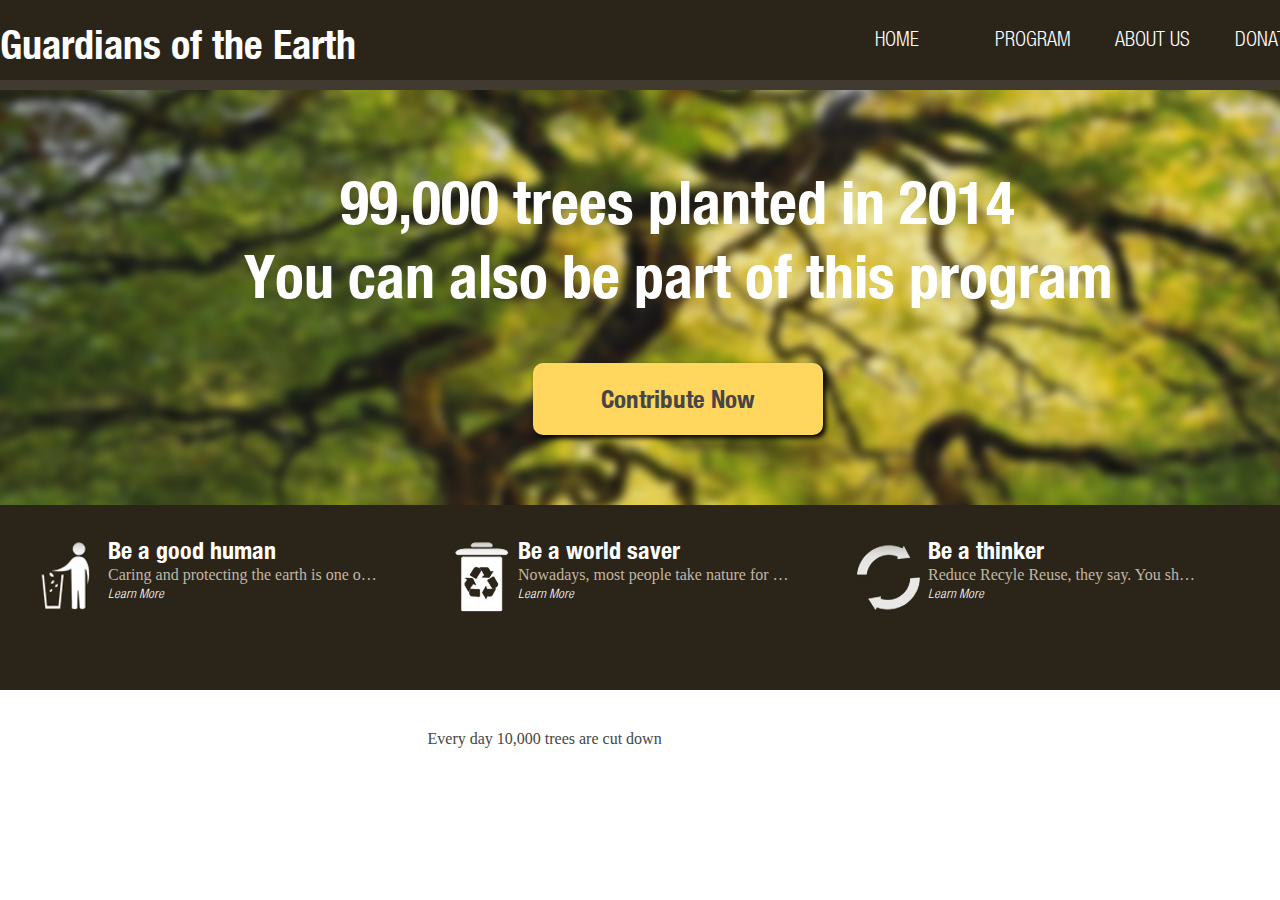
<file: GuardiansOfEarth/index.html>
<!DOCTYPE html>
<html>
	<head>
		<meta charset="utf-8">
		<title>Guardians of the Earth</title>
		<link rel="stylesheet" type="text/css" href="css/styles.css">
	</head>
	<body id="home">
		<header>
			<div class="container">
				<div id="title-content">Guardians of the Earth</div>
				<nav>
					<ul>
						<li><a href="index.html">HOME</a></li>
						<li><a href="program.html">PROGRAM</a></li>
						<li><a href="about.html">ABOUT US</a></li>
						<li><a href="donate.html">DONATE</a></li>
					</ul>
				</nav>
			</div>
		</header>
		<section>
			<div class="container">
				<div id="home-content">
					<h1>99,000 trees planted in 2014</h1>
					<h3>You can also be part of this program</h3>
					<div id="contribute-btn">
						<a href="donate.html">Contribute Now</a>
					</div>
				</div>
			</div>
			<div id="sub-content">
				<div class="container">
					<div class="sub-div">
						<img src="images/env-icon1.png">
						<div class="sub-description">
							<h2>Be a good human</h2>
							<p>
								Caring and protecting the earth is one of the responsibilities we humans should partake. After all, it is where we live in every day.
							</p>
							<a href="#">Learn More</a>
						</div>
					</div>
					<div class="sub-div">
						<img src="images/env-icon2.png">
						<div class="sub-description">
							<h2>Be a world saver</h2>
							<p>
								Nowadays, most people take nature for granted. That should not be the case. Step up and be a good example on how you could save the world through simple ways.
							</p>
							<a href="#">Learn More</a>
						</div>
					</div>
					<div class="sub-div">
						<img src="images/env-icon3.png">
						<div class="sub-description">
							<h2>Be a thinker</h2>
							<p>
								Reduce Recyle Reuse, they say. You  should come up with ways on
								how you can inform people on ways they can help take care of the environment.
							</p>
							<a href="#">Learn More</a>
						</div>
					</div>
				</div>
			</div>
		</section>
		<footer>
			<div class="container">
				<p>Every day 10,000 trees are cut down</p>
			</div>
		</footer>
	</body>
</html>
</file>
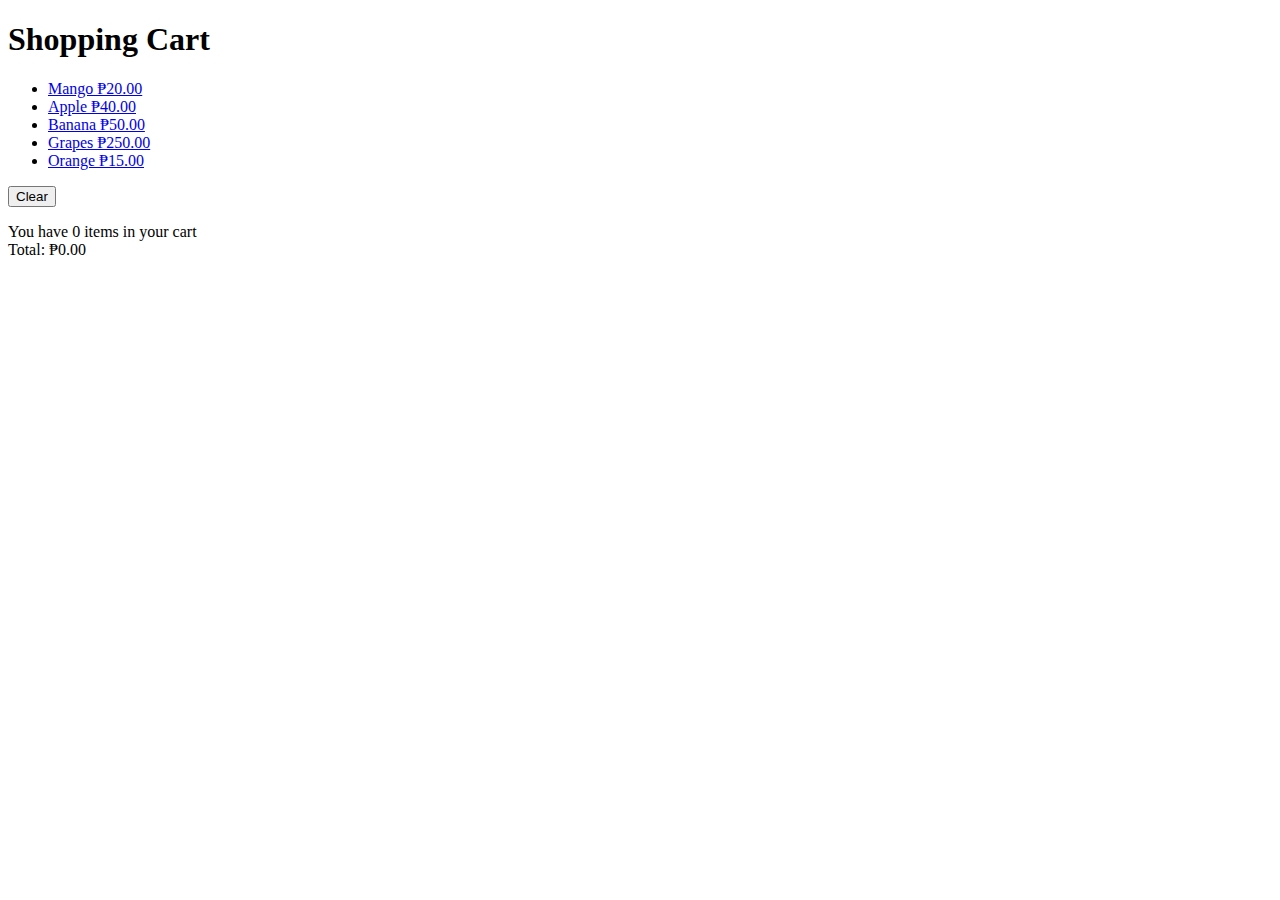
<file: Kodego Cart/index.html>
<!doctype html>
<html>
    <head>
        <title></title>
        <script src="http://code.jquery.com/jquery-1.11.3.min.js"></script>
    </head>
    <body>
        <h1>Shopping Cart</h1>

        <div>
            <ul>
                <li><a class="add-to-cart" href="#" data-name="Mango" data-price="20.00">Mango ₱20.00</a></li>
                <li><a class="add-to-cart" href="#" data-name="Apple" data-price="40.00">Apple ₱40.00</a></li>
                <li><a class="add-to-cart" href="#" data-name="Banana" data-price="50.00">Banana ₱50.00</a></li>
                <li><a class="add-to-cart" href="#" data-name="Grapes" data-price="250.00">Grapes ₱250.00</a></li>
                <li><a class="add-to-cart" href="#" data-name="Orange" data-price="25.00">Orange ₱15.00</a></li>
            </ul>
            <button id="clear-cart">Clear</button>
        </div>
        
        <div>
            <ul id="show-cart">
                <li>?????</li>
            </ul>
            <div>You have <span id="count-cart">x</span> items in your cart</div>
            <div>Total: ₱<span id="total-cart"></span></div>
        </div>



        <script src="shoppingCart.js"></script>

        <script>

            $(".add-to-cart").click(function(event){
                event.preventDefault();
                var name = $(this).attr("data-name");
                var price = Number($(this).attr("data-price"));

                shoppingCart.addItemToCart(name, price, 1);
                displayCart();
            });

            $("#clear-cart").click(function(event){
                shoppingCart.clearCart();
                displayCart();
            });

            function displayCart() {
                var cartArray = shoppingCart.listCart();
                console.log(cartArray);
                var output = "";

                for (var i in cartArray) {
                    output += "<li>"
                        +cartArray[i].name
                        +" <input class='item-count' type='number' data-name='"
                        +cartArray[i].name
                        +"' value='"+cartArray[i].count+"' >"
                        +" x "+cartArray[i].price
                        +" = "+cartArray[i].total
                        +" <button class='plus-item' data-name='"
                        +cartArray[i].name+"'>+</button>"
                        +" <button class='subtract-item' data-name='"
                        +cartArray[i].name+"'>-</button>"
                        +" <button class='delete-item' data-name='"
                        +cartArray[i].name+"'>remove</button>"
                        +"</li>";
                }

                $("#show-cart").html(output);
                $("#count-cart").html( shoppingCart.countCart() );
                $("#total-cart").html( shoppingCart.totalCart() );
            }

            $("#show-cart").on("click", ".delete-item", function(event){
                var name = $(this).attr("data-name");
                shoppingCart.removeItemFromCartAll(name);
                displayCart();
            });

            $("#show-cart").on("click", ".subtract-item", function(event){
                var name = $(this).attr("data-name");
                shoppingCart.removeItemFromCart(name);
                displayCart();
            });

            $("#show-cart").on("click", ".plus-item", function(event){
                var name = $(this).attr("data-name");
                shoppingCart.addItemToCart(name, 0, 1);
                displayCart();
            });

            $("#show-cart").on("change", ".item-count", function(event){
                var name = $(this).attr("data-name");
                var count = Number($(this).val());
                shoppingCart.setCountForItem(name, count);
                displayCart();
            });


            displayCart();

        </script>
    </body>
</html>
</file>
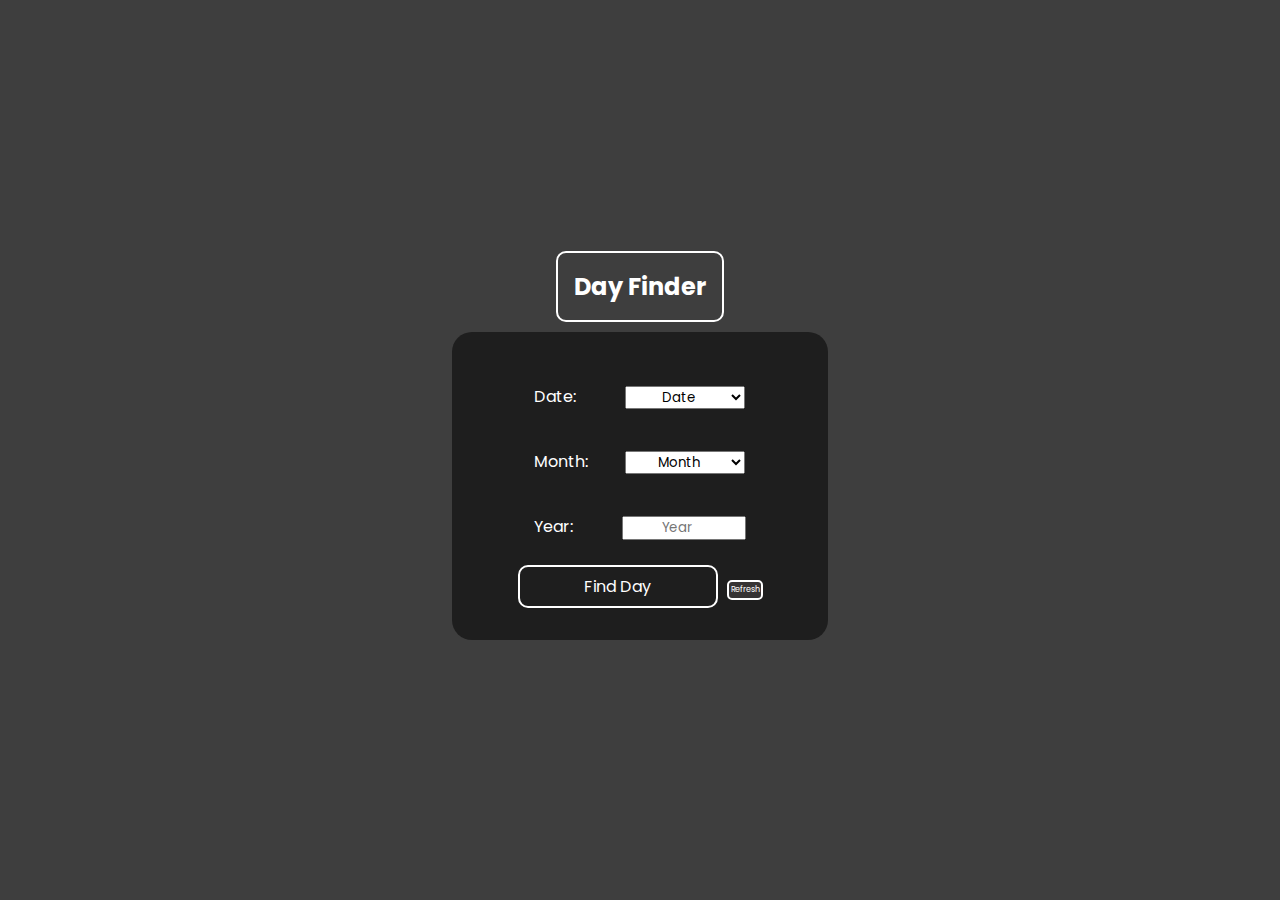
<file: Project-DayFinder/index.html>
<!DOCTYPE html>
<html lang="en">

<head>
   <meta charset="UTF-8">
   <meta http-equiv="X-UA-Compatible" content="IE=edge">
   <meta name="viewport" content="width=device-width, initial-scale=1.0">
   <title>What day is it?</title>

   <link rel="stylesheet" href="style.css">
</head>

<body>
   <div id="text">
      <h2>Day Finder </h2>
    
   </div>
   
   <main>
      <!-- Date, Month, Year Fields -->
      <div id="dmy-container">
         <!-- Date -->
         <div id="date-container">
            <label>Date:</label>
            <select id="date-dd" onclick="changeDatesBasedOnMonthAndYear()">
               <option value="select">Date</option>
               <option value="1">1</option>
               <option value="2">2</option>
               <option value="3">3</option>
               <option value="4">4</option>
               <option value="5">5</option>
               <option value="6">6</option>
               <option value="7">7</option>
               <option value="8">8</option>
               <option value="9">9</option>
               <option value="10">10</option>
               <option value="11">11</option>
               <option value="12">12</option>
               <option value="13">13</option>
               <option value="14">14</option>
               <option value="15">15</option>
               <option value="16">16</option>
               <option value="17">17</option>
               <option value="18">18</option>
               <option value="19">19</option>
               <option value="20">20</option>
               <option value="21">21</option>
               <option value="22">22</option>
               <option value="23">23</option>
               <option value="24">24</option>
               <option value="25">25</option>
               <option value="26">26</option>
               <option value="27">27</option>
               <option value="28">28</option>
               <option value="29">29</option>
               <option value="30">30</option>
               <option value="31">31</option>
            </select>
         </div>

         <!-- Month -->
         <div id="month-container">
            <label>Month:</label>
            <select id="month-dd" onchange="changeDate('month')">
               <option value="select">Month</option>
               <option value="1">January</option>
               <option value="2">February</option>
               <option value="3">March</option>
               <option value="4">April</option>
               <option value="5">May</option>
               <option value="6">June</option>
               <option value="7">July</option>
               <option value="8">August</option>
               <option value="9">September</option>
               <option value="10">October</option>
               <option value="11">November</option>
               <option value="12">December</option>
            </select>
         </div>

         <!-- Year -->
         <div id="year-container">
            <label>Year:</label>
            <input id="year-ip" type="number" min="1" placeholder="Year" oninput="changeDate('year')">
         </div>
      </div>

      <!-- Day Button -->
      <div>
         <button class="button" id="day-button" type="submit" onclick="whatIsDay()">Find Day </button>
         <button class="button" id="reset-button" onclick="reset()">Refresh</button>
      </div>

      <div id="result">
         <pre> <span id="date-span"></span> <span id="verb">is</span> <span id="day"></span></pre>
      </div>
   </main>

   <script src="script.js"></script>
</body>

</html>
</file>
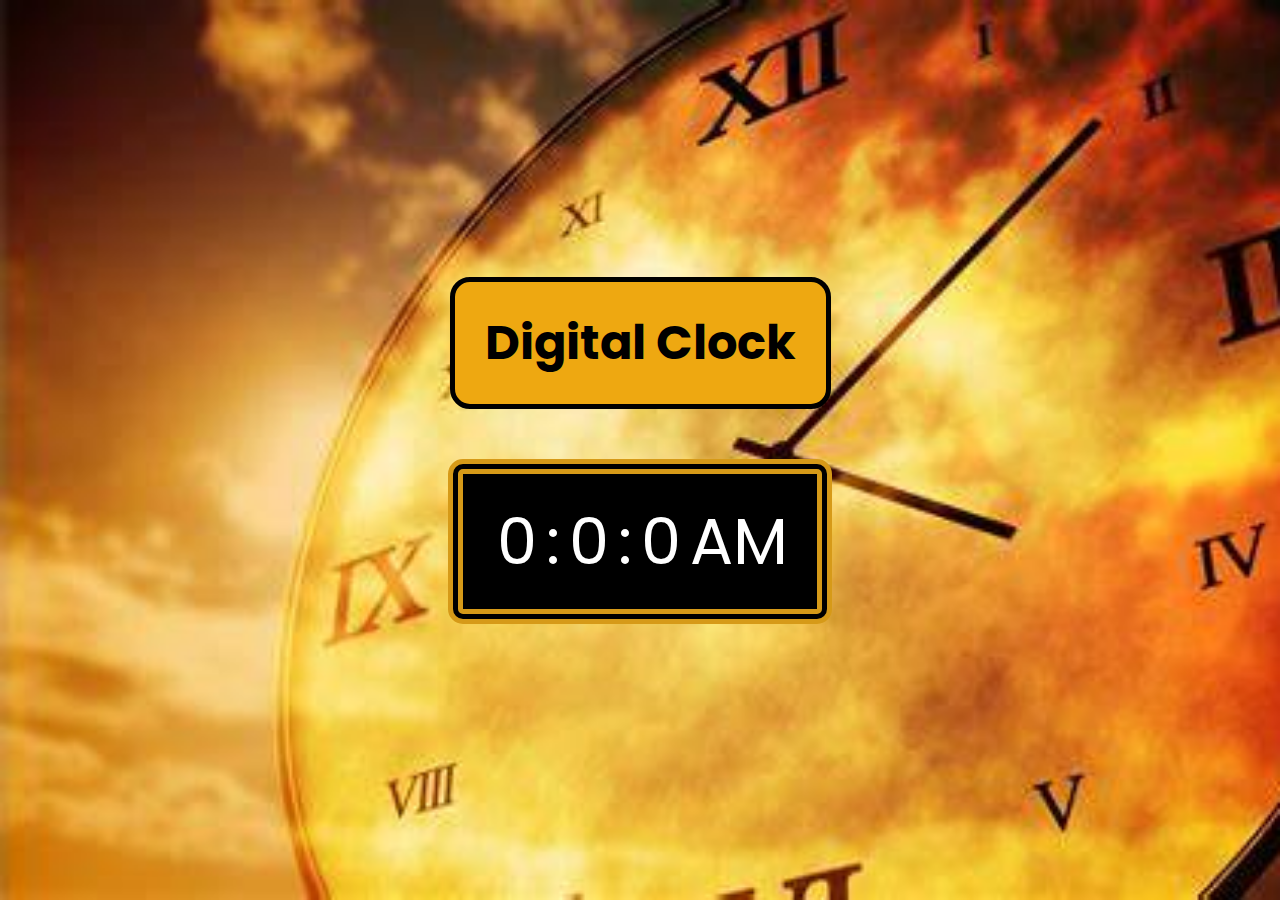
<file: Project-DigitalClock/index.html>
<!DOCTYPE html>
<html lang="en">
<head>
    <meta charset="UTF-8">
    <meta http-equiv="X-UA-Compatible" content="IE=edge">
    <meta name="viewport" content="width=device-width, initial-scale=1.0">
    <title>Digital Clock</title>
    <link rel="stylesheet" href="style.css">
</head>

<body>
    <div class="container">
        <h1>Digital Clock</h1>
        <div id="clock">
            <span id="hour">0</span>
            <span>:</span>
            <span id="minute">0</span>
            <span>:</span>
            <span id="seconds">0</span>
            <span id="amorpm">AM</span>

        </div>
    </div>
    
    <script src="script.js"></script>
</body>
</html>
</file>
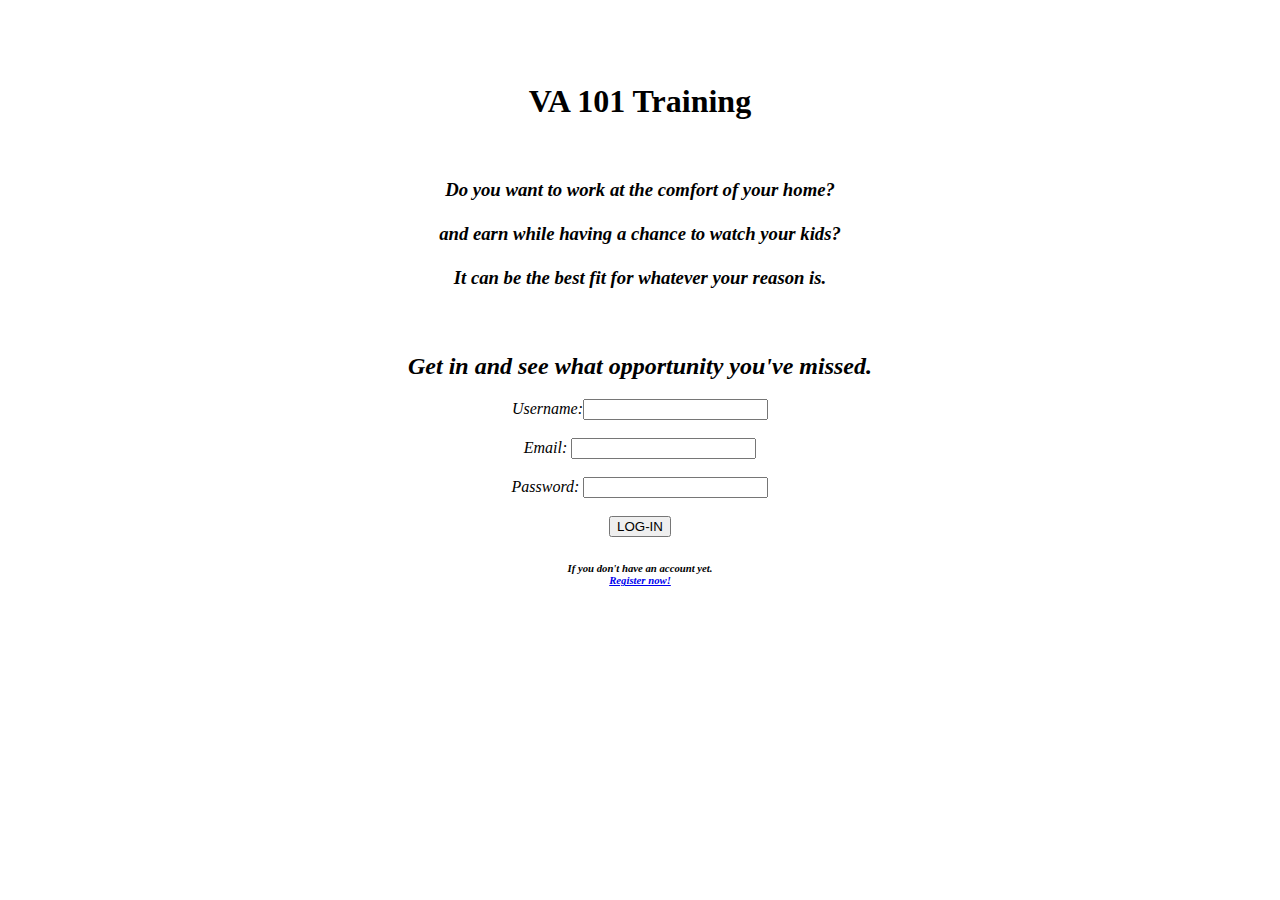
<file: KDG webpage form.html>
<!DOCTYPE html>
<html>
<head>
<title>
    VA 101 Training event
</title>
</head>
<body background="https://media.self.com/photos/5e541ec86539d9000840ca30/4:3/w_2560%2Cc_limit/work-from-home-office.jpg">
    <br><br><br>
    <h1 align="center"> VA 101 Training </h1><br>
    <h3 align="center"><i>Do you want to work at the comfort of your home?<br><br>
    and earn while having a chance to watch your kids?<br><br>
    It can be the best fit for whatever your reason is.<i><br><br><br></h3>
    <h2 align="center">Get in and see what opportunity you've missed.</h2>
<form align="center">
    Username:<input type="text" name="username"> <br><br>
    Email: <input type="email" name="email" pattern=".*@gloex\.com"> <br><br>
    Password: <input type="password" name="password"><br><br>
    <input type="submit" value="LOG-IN"/>
</form>
    <h6 align="center">
        If you don't have an account yet.
        <a href="Register Here!.html"> <br>
            Register now!</a>
    </h6>

</body>
</html>
</file>
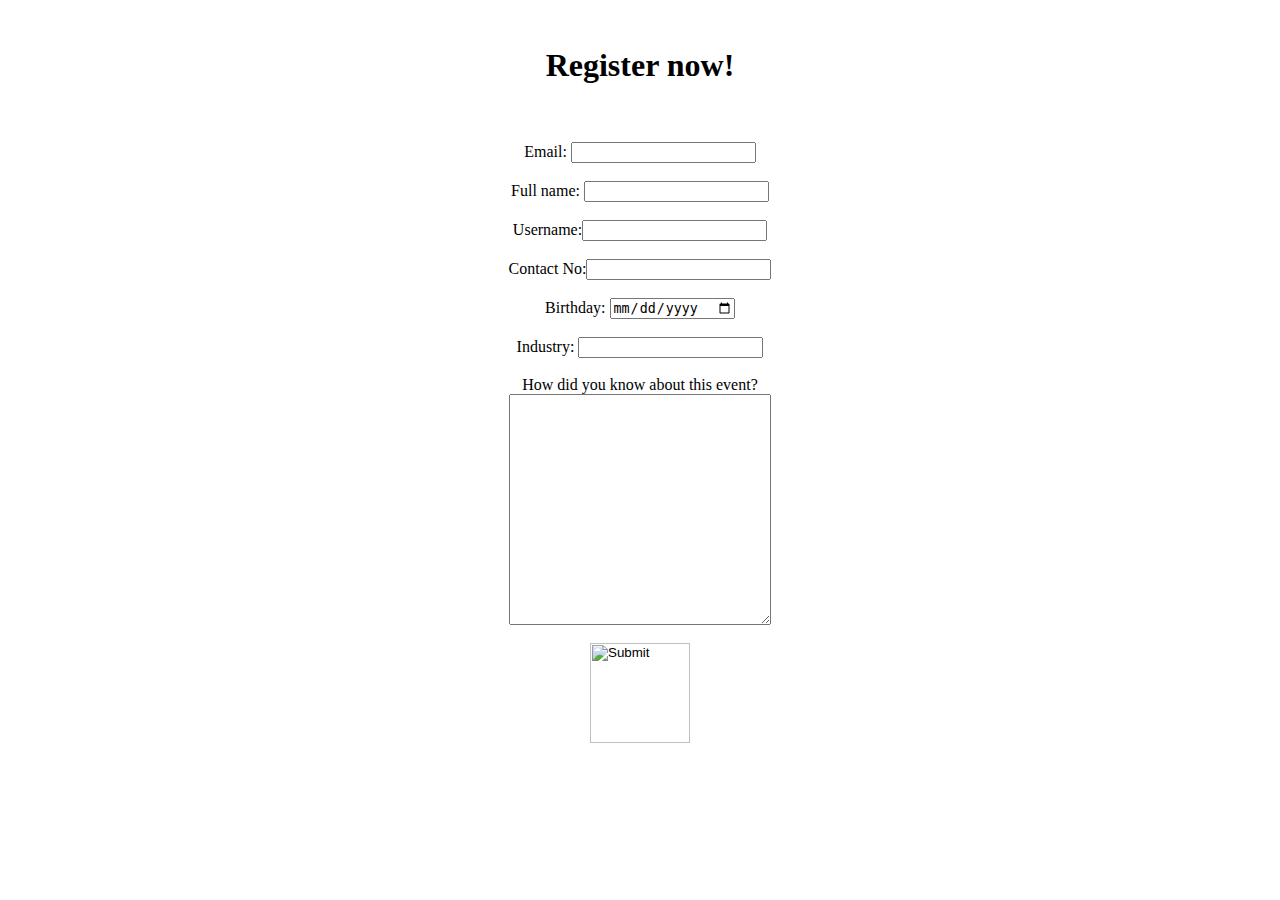
<file: Register Here!.html>
<!DOCTYPE>
<html>
<head>
    <title>registration</title>
</head>
<body background="https://images.unsplash.com/photo-1547586696-ea22b4d4235d?ixlib=rb-1.2.1&q=80&fm=jpg">
    <br>
    <h1 align="center">Register now!</h1><br><br>
    <form align="center">
        Email: <input type="email" name="email" pattern=".*@gloex\.com"><br><br>
        Full name: <input type="text" name="fullname"><br><br>
        Username:<input type="text" name="username"><br><br>
        Contact No:<input type="tel" name="tel" required><br><br>
        Birthday: <input type="date" name="bday"><br><br>
        Industry:
         <input list="industry" name="industry">
        <datalist id="industry">
          <option value="Call center agent">
          <option value="bookkeeper">
          <option value="secretary">
          <option value="online seller">
          <option value="housewife">
        </datalist> <br> <br>

        How did you know about this event?<br>
<textarea name="message" rows="15" cols="30"> </textarea><br><br>
<input type="image" src="https://www.downloadclipart.net/large/18461-red-submit-button-design.png" width="100" hieght="50"><br>

    </form>


</body>
</html>
</file>
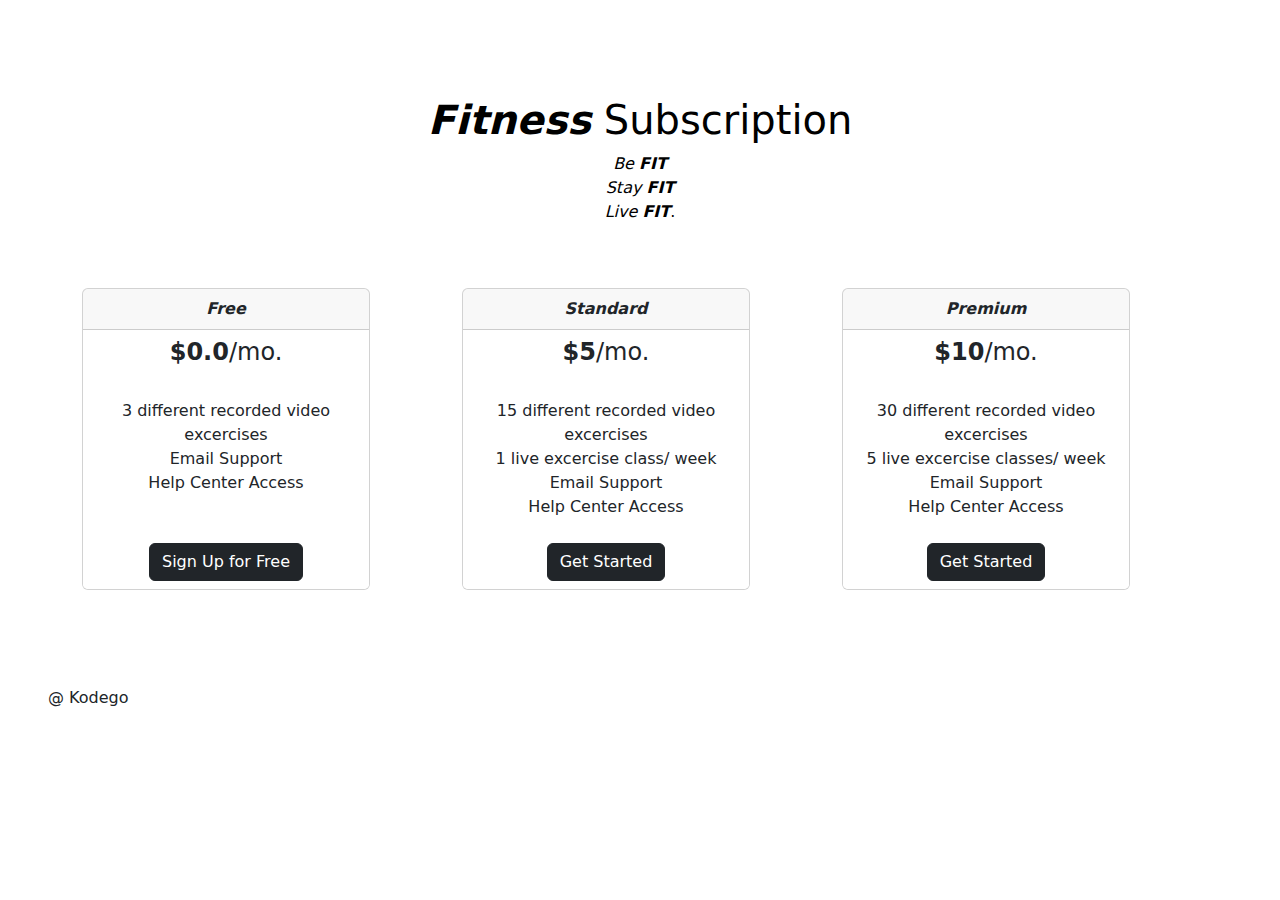
<file: Subscription_page.html>
<!DOCTYPE html>
<html lang="en">
<head>
    <meta charset="UTF-8">
    <meta http-equiv="X-UA-Compatible" content="IE=edge">
    <meta name="viewport" content="width=device-width, initial-scale=1.0">
    <link href = "https://cdn.jsdelivr.net/npm/bootstrap@5.1.3/dist/css/bootstrap.min.css" rel = "stylesheet">  
  <script src = "https://cdn.jsdelivr.net/npm/bootstrap@5.1.3/dist/js/bootstrap.bundle.min.js"> 
  </script>
    <title>Document</title>
</head>
<body>
    <div class="container-fluid mt-5 p-5 text-black p-4">
        <h1 class="text-center"><b><i>Fitness</i></b> Subscription</h1>
        <p class="text-center"><i>Be </i><b><i>FIT</i></b><i><br>Stay </i><b><i>FIT</i></b><i><br>Live </i><b><i>FIT</i></b>.</p>
      </div>

      <div class="container">
        <div class="row">
          <div class="col-md-4">
            <div class="card" style="width: 18rem;">
                <div class="card-header text-center">
                 <b> <i>Free</i></b>
                </div>
                <ul class="list-group list-group-flush">
                  <li class="list-group-item text-center">
                    <h4><b>$0.0</b>/mo.</h4><br>
                    3 different recorded video excercises<br>
                    Email Support<br>
                    Help Center Access<br>
                    <button type="button" class="btn btn-dark mt-5">Sign Up for Free</button>
                  </li>
                </ul>
              </div>
          </div>
          <div class="col-md-4">
            <div class="card" style="width: 18rem;">
                <div class="card-header text-center">
                 <b> <i>Standard </i></b>
                </div>
                <ul class="list-group list-group-flush">
                  <li class="list-group-item text-center">
                    <h4><b>$5</b>/mo.</h4><br>
                    15 different recorded video excercises<br>
                    1 live excercise class/ week<br>
                    Email Support<br>
                    Help Center Access<br>
                    <button type="button" class="btn btn-dark mt-4">Get Started</button>
                  </li>
                </ul>
              </div>
          </div>
          <div class="col-md-4">
            <div class="card" style="width: 18rem;">
                <div class="card-header text-center">
                 <b><i> Premium </i></b>
                </div>
                <ul class="list-group list-group-flush">
                  <li class="list-group-item text-center">
                    <h4><b>$10</b>/mo.</h4><br>
                    30 different recorded video excercises<br>
                    5 live excercise classes/ week
                    Email Support<br>
                    Help Center Access<br>
                    <button type="button" class="btn btn-dark mt-4">Get Started</button>
                  </li>
                </ul>
              </div>
          </div>
        </div>
        </div> 
        <div class="card-footer mt-5 p-5">
            @ Kodego 
          </div>
</body>
</html>
</file>
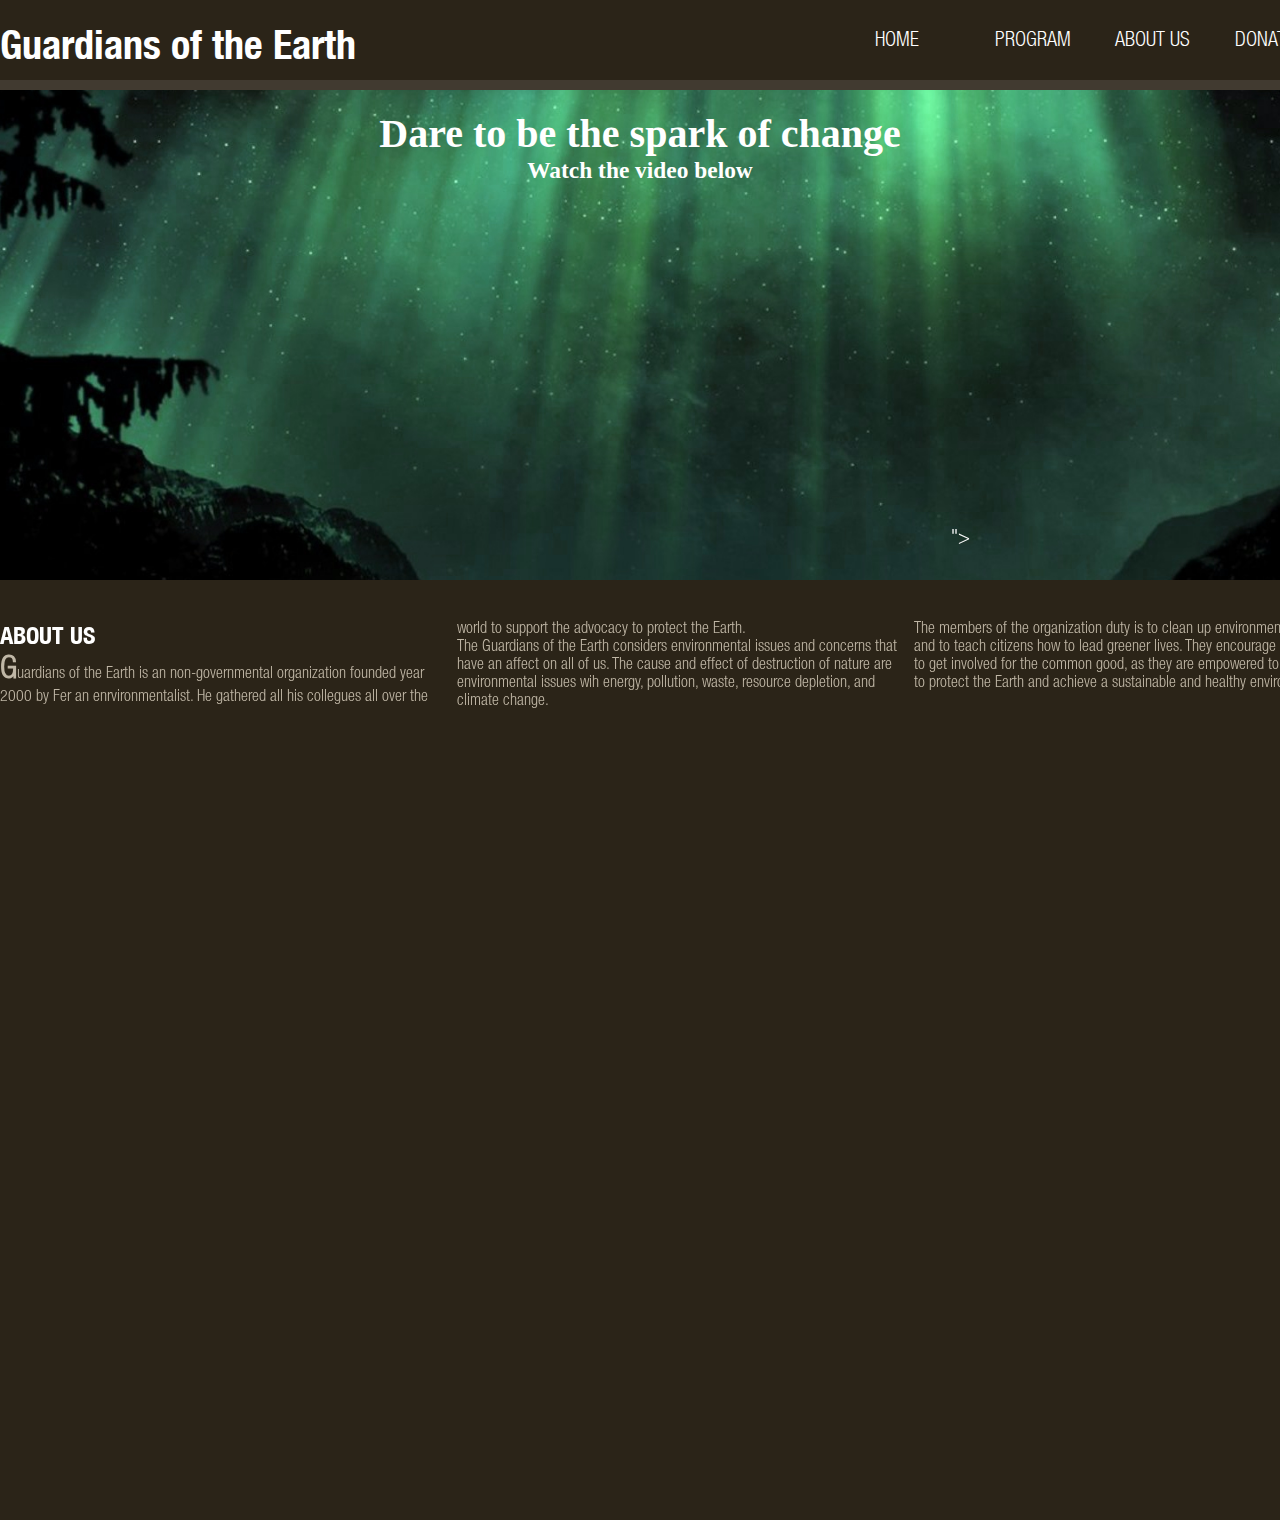
<file: GuardiansOfEarth/about.html>
<!DOCTYPE html>
<html>
	<head>
		<meta charset="utf-8">
		<title>Guardians of the Earth</title>
		<link rel="stylesheet" type="text/css" href="css/styles.css">
	</head>
	<body id="about">
		<header>
			<div class="container">
				<div id="title-content">Guardians of the Earth</div>
				<nav>
					<ul>
						<li><a href="index.html">HOME</a></li>
						<li><a href="program.html">PROGRAM</a></li>
						<li><a href="about.html">ABOUT US</a></li>
						<li><a href="donate.html">DONATE</a></li>
					</ul>
				</nav>
			</div>
		</header>
		<section id="video-content">
			<h1>Dare to be the spark of change</h1>
			<h3>Watch the video below</h3>
			<iframe width="640" height="360" src="https://www.youtube.com/embed/Vkq_srFGW5I" title="Saving The Environment" frameborder="0" allow="accelerometer; autoplay; clipboard-write; encrypted-media; gyroscope; picture-in-picture" allowfullscreen></iframe>">
		</section>
		<section id="about-content">
			<div class="container">
				<div id="about-description">
					<h2>ABOUT US</h2>
					<p>Guardians of the Earth is an non-governmental organization founded year 2000 by Fer an enrvironmentalist. He gathered all his collegues all over the world to support the advocacy to protect the Earth. </p>

					<p>The Guardians of the Earth considers environmental issues and concerns that have an affect on all of us. The cause and effect of destruction of nature are environmental issues wih energy, pollution, waste, resource depletion, and climate change.</p> 

					<p>The members of the organization duty is to clean up environmental pollution and to teach citizens how to lead greener lives. They encourage humanities to get involved for the common good, as they are empowered to take action to protect the Earth and achieve a sustainable and healthy environment. </p>
				</div>
				
			</div>
		</section>
		<footer></footer>
	</body>
</html>
</file>
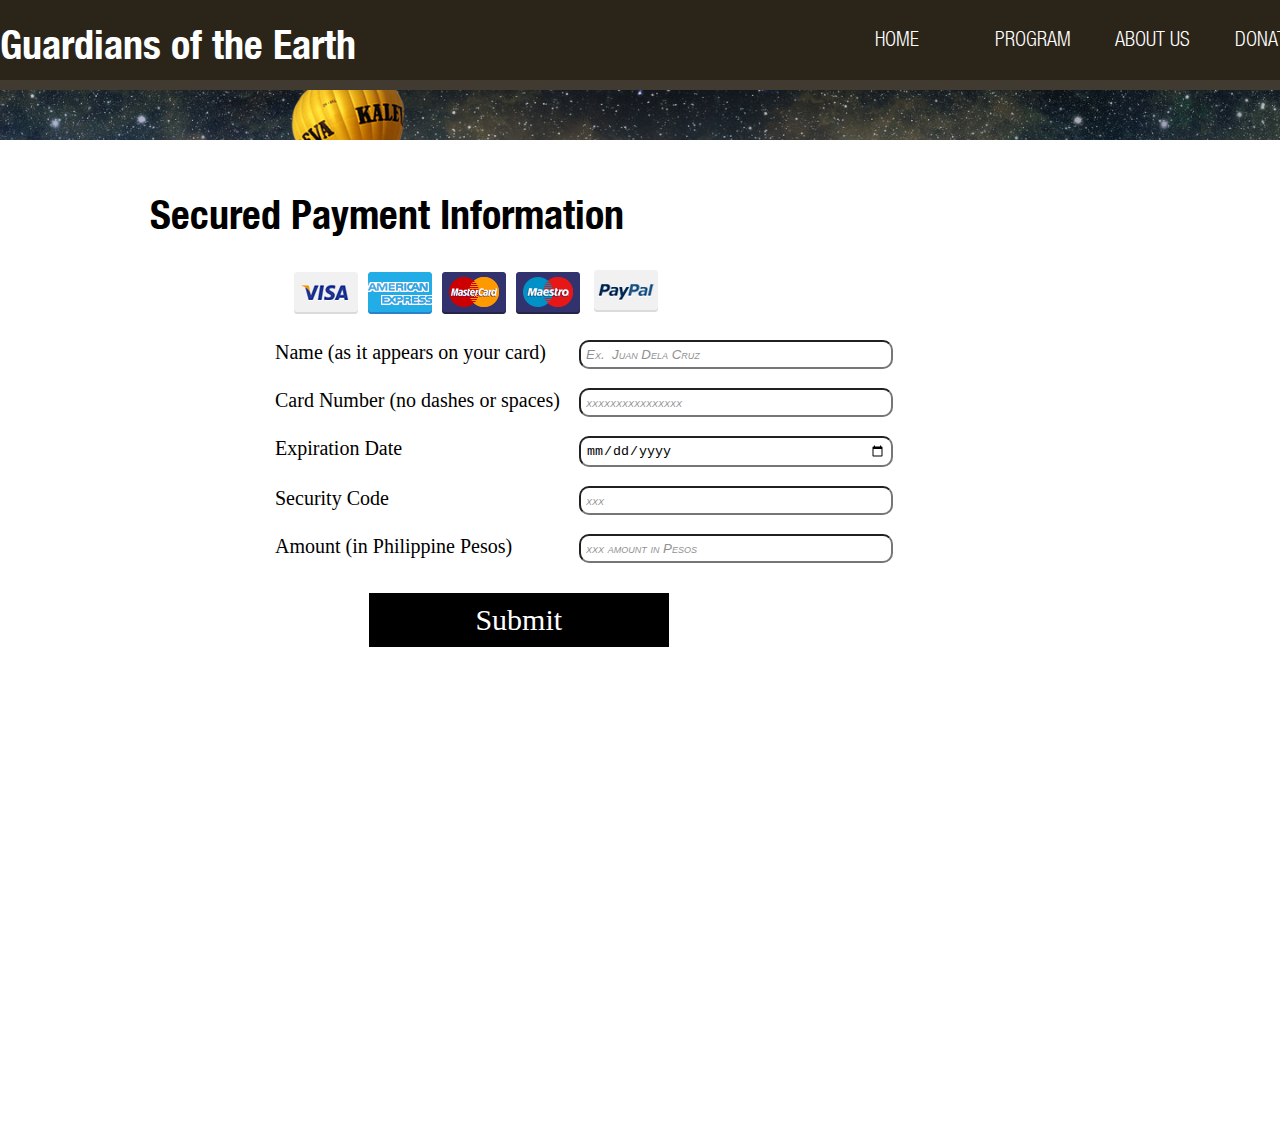
<file: GuardiansOfEarth/donate.html>
<!DOCTYPE html>
<html>
	<head>
		<meta charset="utf-8">
		<title>Guardians of the Earth</title>
		<link rel="stylesheet" type="text/css" href="css/styles.css">
	</head>
	<body id="donate">
		<header>
			<div class="container">
				<div id="title-content">Guardians of the Earth</div>
				<nav>
					<ul>
						<li><a href="index.html">HOME</a></li>
						<li><a href="program.html">PROGRAM</a></li>
						<li><a href="about.html">ABOUT US</a></li>
						<li><a href="donate.html">DONATE</a></li>
					</ul>
				</nav>
			</div>
		</header>
		<section id="donate-content">
			<div id="container">
				<div id="form-div">
					<h2>Secured Payment Information</h2>
					<form id="payment-form">
						<div class="centerDiv">
						<div id="payment-method">
							<input type="radio" name="pm" id="ccard">
							<img src="images/creditcard.png">
							<input type="radio" name="pm" id="paypal">
							<img src="images/paypal.png">
						</div>
						<label>Name (as it appears on your card)
						</label>
						<input type="text" id="donationName" placeholder="Ex.  Juan Dela Cruz" required><br>
						<label>Card Number (no dashes or spaces)</label>
						<input type="text" id="donationCCNumber" placeholder="xxxxxxxxxxxxxxxx" required><br>
						<label>Expiration Date</label>
						<input type="date" id="expirationDate" required><br>
						<label>Security Code</label>
						<input type="text" id="securitCode" placeholder="xxx"required><br>
						<label>Amount (in Philippine Pesos)</label>
						<input type="number" id="donationAmount" placeholder="xxx amount in Pesos" required><br>
						<div class="centerDiv">
						<button type="submit" id="donateBtn" value="Submit">Submit</button></div></div>
					</form>
					
				</div>
			</div>
		</section>
	
		<footer></footer>
	</body>
</html>
</file>
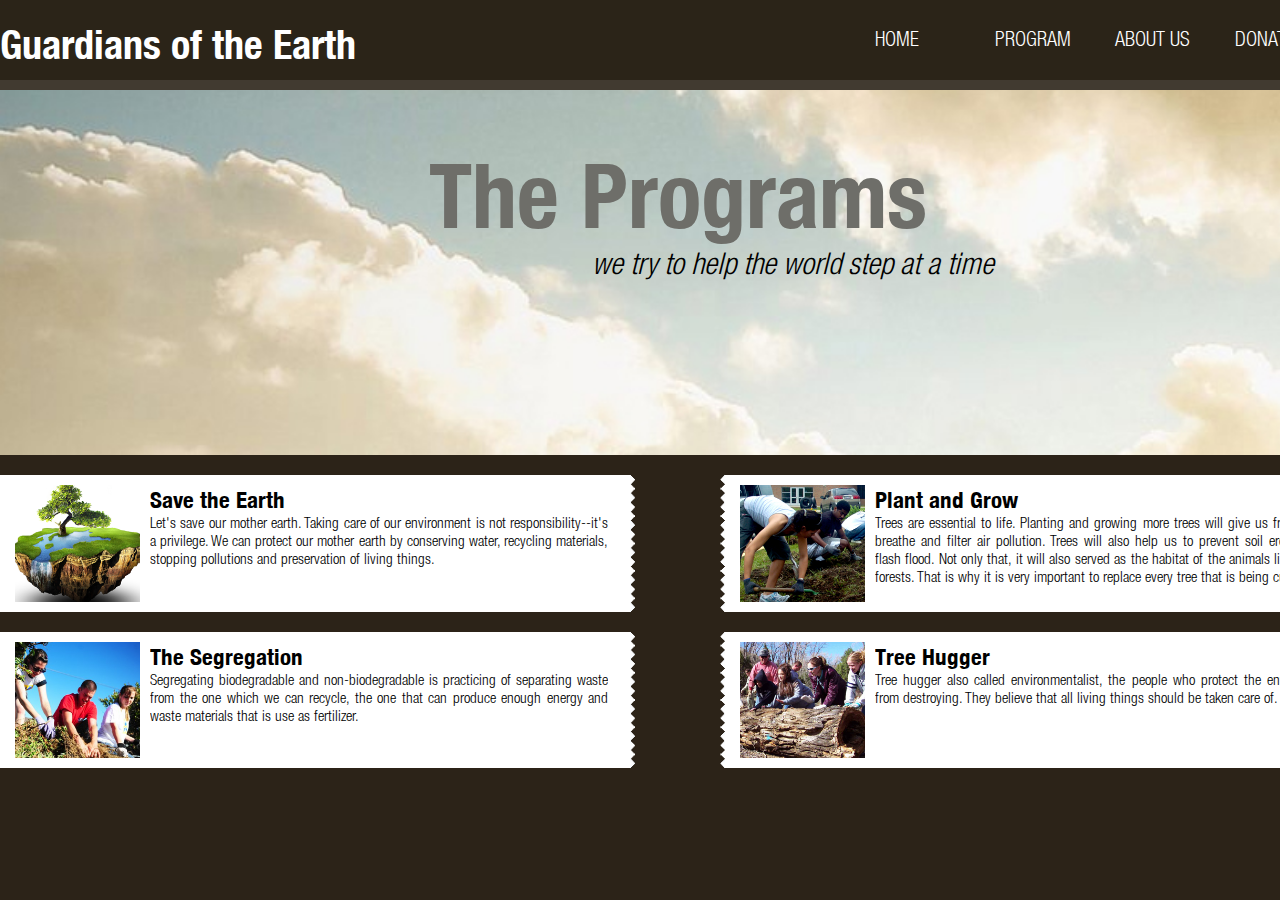
<file: GuardiansOfEarth/program.html>
<!DOCTYPE html>
<html>
	<head>
		<meta charset="utf-8">
		<title>Guardians of the Earth</title>
		<link rel="stylesheet" type="text/css" href="css/styles.css">
	</head>
	<body id="program">
		<header>
			<div class="container">
				<div id="title-content">Guardians of the Earth</div>
				<nav>
					<ul>
						<li><a href="index.html">HOME</a></li>
						<li><a href="program.html">PROGRAM</a></li>
						<li><a href="about.html">ABOUT US</a></li>
						<li><a href="donate.html">DONATE</a></li>
					</ul>
				</nav>
			</div>
		</header>
		<section id="banner-program">
			<div class="container">
				<h1>The Programs</h1>
					<h3>we try to help the world step at a time</h3>
			</div>
		</section>
		<section id="program-content">
			<div class="container">
				<div class="program-div left">
					<img src="images/program1.png" alt="Save the Earth">
					<div class="program-description">
						<h2>Save the Earth</h2>
						<p>Let's save our mother earth. Taking care of our environment is not responsibility--it's a privilege. We can protect our mother earth by conserving water, recycling materials, stopping pollutions and preservation of living things.</p>
					</div>
				</div>
				<div class="program-div right">
					<img src="images/program2.png" alt="Plant and Grow">
					<div class="program-description">
						<h2>Plant and Grow</h2>
						<p>Trees are essential to life. Planting and growing more trees will give us fresh air to breathe and filter air pollution. Trees will also help us to prevent soil erosion and flash flood. Not only that, it will also served as the habitat of the animals liing in the forests. That is why it is very important to replace every tree that is being cut.</p>
					</div>
				</div>
				<div class="program-div left">
					<img src="images/program3.png" alt="The Segregation">
					<div class="program-description">
						<h2>The Segregation</h2>
						<p>
							Segregating biodegradable and non-biodegradable is practicing of separating waste from the one which we can recycle, the one that can produce enough energy and waste materials that is use as fertilizer. 
						</p>
					</div>
				</div>
				<div class="program-div right">
					<img src="images/program4.png" alt="Tree Hugger">
					<div class="program-description">
						<h2>Tree Hugger</h2>
						<p>
							Tree hugger also called environmentalist, the people who protect the environment from destroying. They believe that all living things should be taken care of. 
						</p>
					</div>
				</div>
			</div>
		</section>
		<footer></footer>
	</body>
</html>
</file>
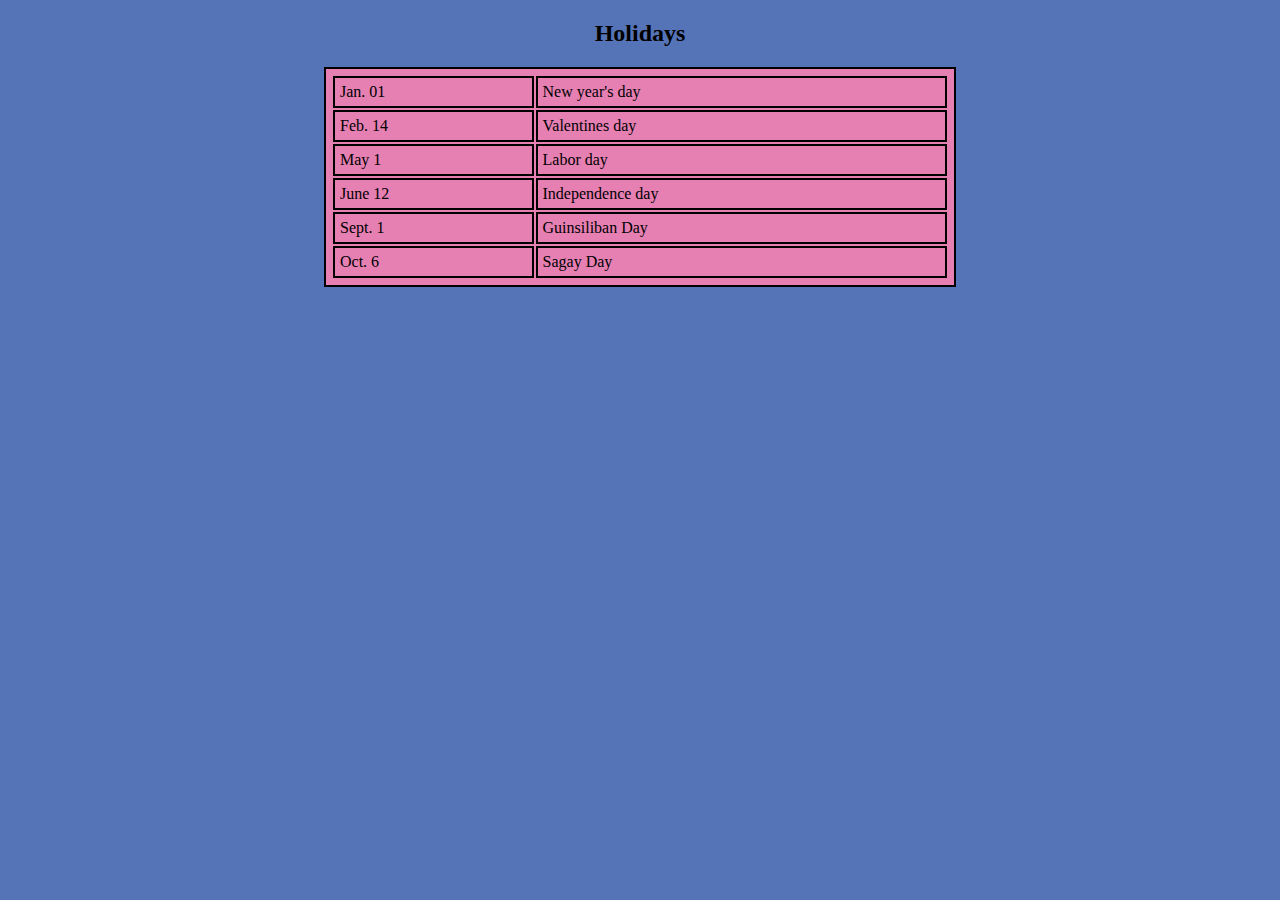
<file: Kodego Table/table.html>
<!DOCTYPE html>
<html lang="en">
<head>
    <meta charset="UTF-8">
    <meta http-equiv="X-UA-Compatible" content="IE=edge">
    <meta name="viewport" content="width=device-width, initial-scale=1.0">
    <title>Document</title>
    <link rel="stylesheet" href="table.css">
</head>

<body bgcolor="#5574b8">
        <h2 align="center">Holidays</h2>
   
    <table align="center">
        <tr>
           <td>Jan. 01</td>
           <td>New year's day</td>
        </tr>
        <tr>
            <td>Feb. 14</td>
            <td>Valentines day</td>
         </tr>
         <tr>
            <td>May 1</td>
            <td>Labor day</td>
         </tr>
         <tr>
            <td>June 12</td>
            <td>Independence day</td>
         </tr>
         <tr>
            <td>Sept. 1</td>
            <td>Guinsiliban Day</td>
         </tr>
         <tr>
            <td>Oct. 6</td>
            <td>Sagay Day</td>
         </tr>
    </table>
</body>
</html>
</file>
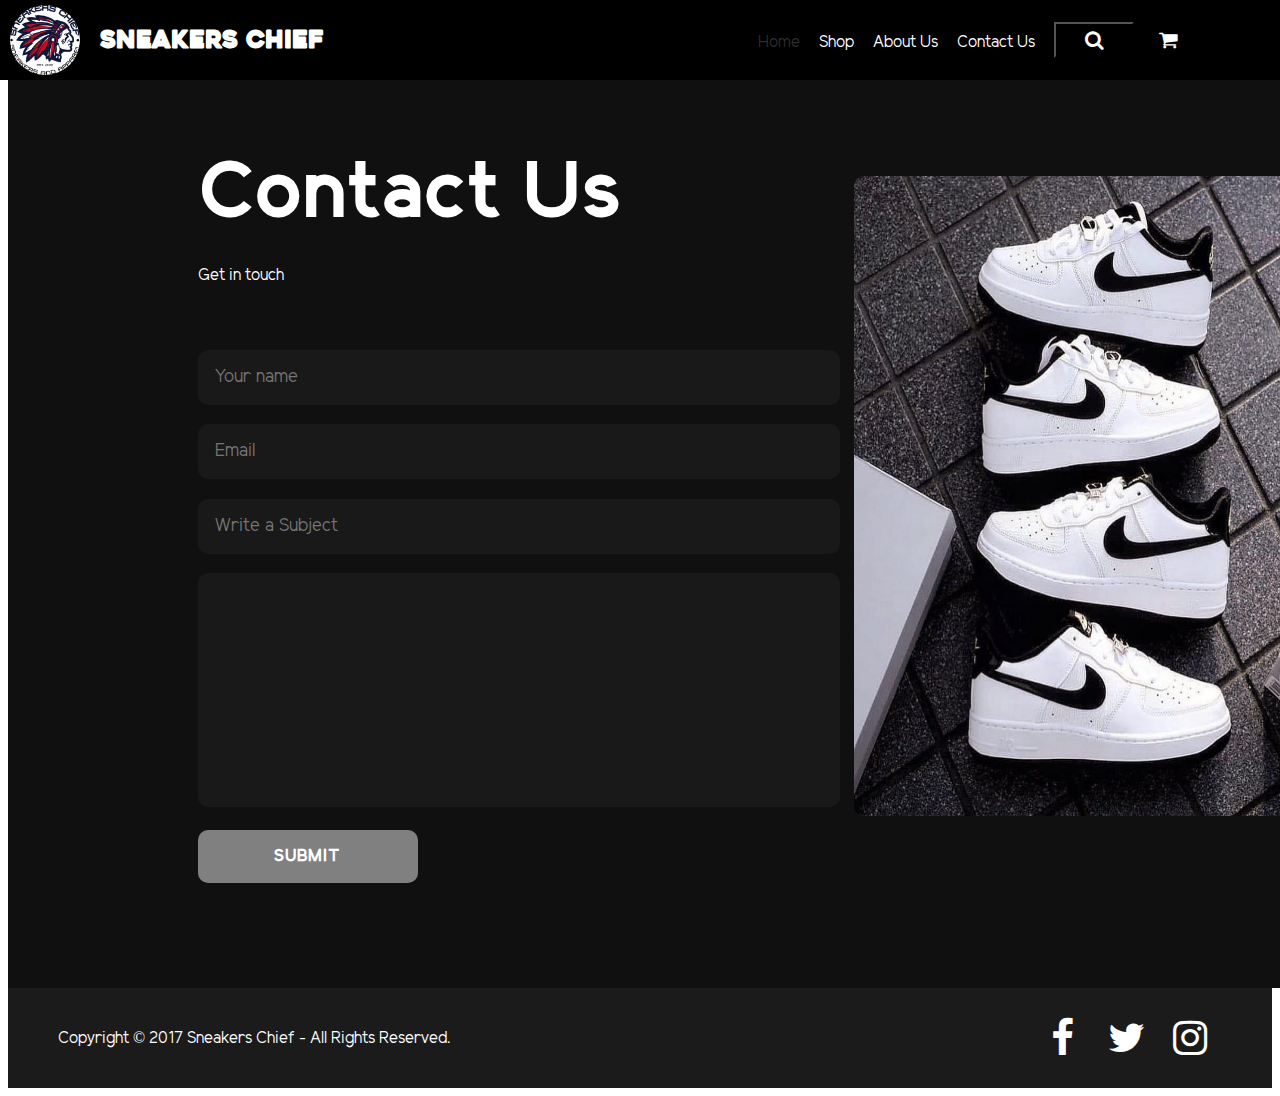
<file: miniproject!.contactUs/contactUs.html>
<!DOCTYPE html>
<html>
    <head>
        <link rel="stylesheet" href="https://cdnjs.cloudflare.com/ajax/libs/font-awesome/4.7.0/css/font-awesome.min.css">
        <link rel="stylesheet" href="contactUs.css">
        <meta name="viewport" content="width=device-width, initial-scale=1">
    </head>
    <body>
        <div class="header">
            <div class="header-first">
                <img class="logo" src="images/logo.jpg" >
                <a href="Homepage.html"><h2 class="logo2">Sneakers Chief</h2></a>
        </div>
        <div class="menu-bar">
            <ul>
                <li class="highlights"><a href="Homepage.html">Home</a></li>
                <li><a href="shop.html">Shop</a></li>
                <li><a href="">About Us</a></li>
                <li><a href="contactUs.html">Contact Us</a></li>
                <button type="submit"><i class="fa fa-search"></i></button>
                <i class="fa fa-shopping-cart"></i>
            </ul>
        </div>
        </div>
        <section class="contact">
       <div class="contact-form">
        <h1>Contact Us</h1>
        <p>Get in touch</p>
        <form action="">
            <input type="" placeholder="Your name" required>
            <input type="email" name="Email" id="" placeholder="Email" required>
            <input type="" placeholder="Write a Subject" required>
            <textarea name="" id="" cols="30" rows="10" placeholder="Your Message" required>
            
            </textarea>
            <input type="submit" name="" value="Submit" class="btn">
        </form>
       </div>

     <div class="contact-img">
        <img src="images/homephote.jpg">
     </div>
     </section>

        <div class="footer">
            <div class="copyright">
                <p>Copyright © 2017 Sneakers Chief - All Rights Reserved.</p>
            </div>
            <div class="icon">
                <a href="#" class="fa fa-facebook"></a>
                <a href="#" class="fa fa-twitter"></a>
                <a href="#" class="fa fa-instagram"></a>
            </div>
        </div>
        
    </body>
</html>
</file>
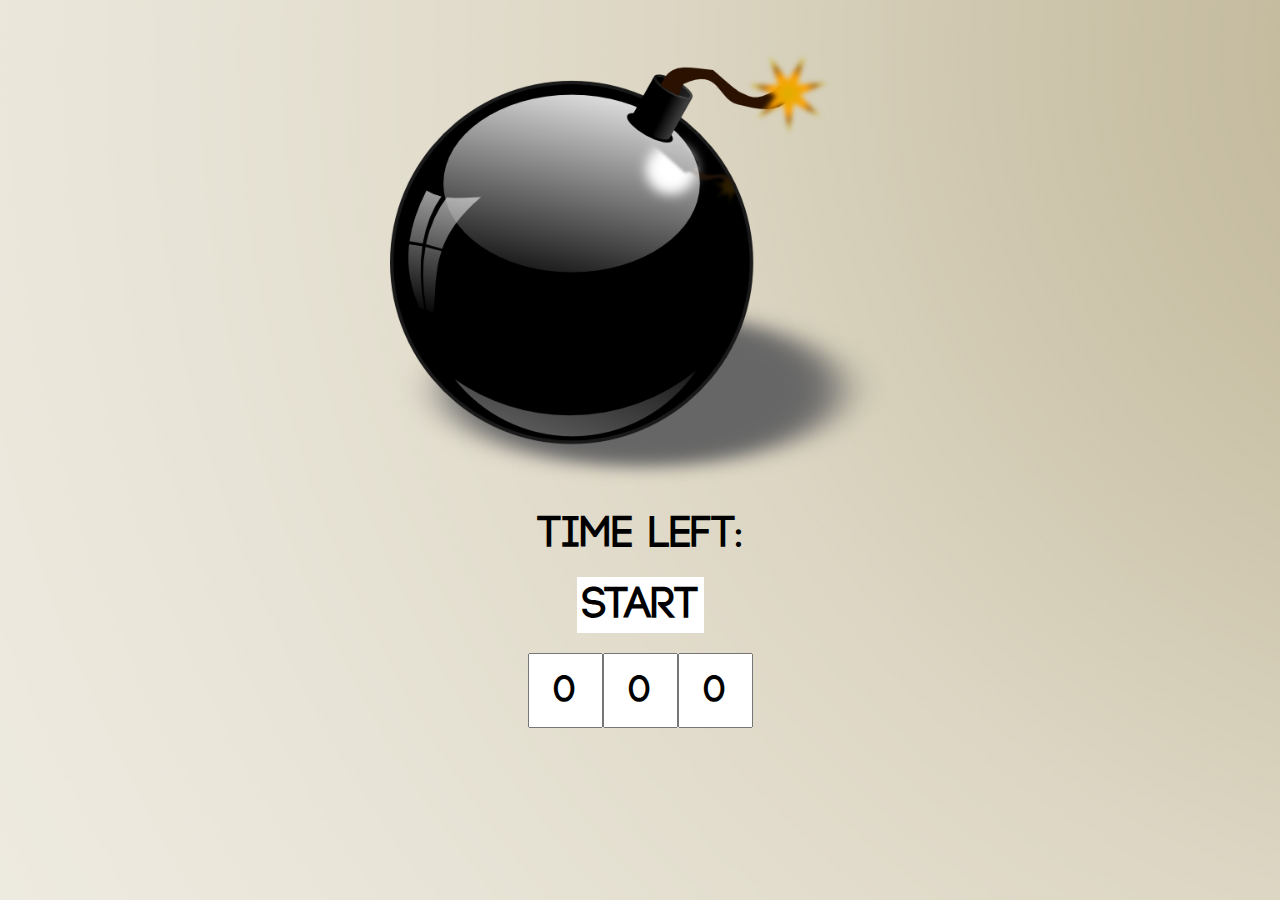
<file: Ticking Time Bomb/ticking.html>
<html>
<title>Ticking Time Bomb</title>
<link rel="stylesheet" type="text/css" href="style.css"> 
<script src="script.js"></script>
<body>
<div id="content">
<img id="bomb" src="bomb.png"><br>
Time Left: <span id="timer"></span>
<div id="divBtn"><button id="startBtn" type="button" onclick="CreateTimer('timer', 60);">START</button></div>
<input type=number id="code1" value=0 onchange="CheckCode();"><input type=number id="code2" value=0 onchange="CheckCode();"><input type=number id="code3" value=0 onchange="CheckCode();">
</div>
</body>
</html>
</file>
<file: GuardiansOfEarth/css/styles.css>
/* Fonts */
	
@font-face {
	font-family: HelveticaNeueBoldCondensed;
	src: url('../Font/HelveticaNeueLTStd-BdCn.ttf');
}

@font-face {
	font-family: HelveticaNeueLightCondensed;
	src: url('../Font/HelveticaNeueLTSTd-LtCn.otf');
}

/* --- */

nav ul li a:hover {
    color: #819564 ;
}
/*General*/

   * {
	margin: 0;
	padding: 0;
   }
   
   .container{
	width: 1355px;
	margin: 0 auto;
   }

   header{
	background-color: #2B2418;
	width: 100%;
	height: 80px;
	color: #FFFFFF;
	border-bottom: 10px solid #413a30
   }
   
   
   #title-content{
	float: left;
	padding: 20px 0;
	font: 40px 'HelveticaNeueBoldCondensed';
   }
   
   nav{
	float: right;
	padding-top: 30px;
	font: 20px 'HelveticaNeueLightCondensed';
   }
   
   nav ul{
	list-style: none;
   }
   
   nav ul li{
	width: 120px;
	float: left;
   }
   
   nav ul li a{
	text-decoration: none;
	color: #FFFFFF;
   }
   
   body{
	overflow: hidden;
   }
/* --- */
/* Home|Index */
#home section{
	width: 100%;
	height: 600px;
    background-image: url('../images/bg-home.jpg');
	background-size: cover;
	background-attachment: fixed;
}


#sub-content{
	height: 185px;
	background-color: #2B2418;
	text-align: center;
}

.sub-div{
	float: left;
	width: 350px;
	padding: 30px;
}

.sub-div img{
	float: left;
}

.sub-description{
	text-align: justify;
	color: #FFFFFF;
}

.sub-description h2{
	font-family: 'HelveticaNeueBoldCondensed';
	
}

.sub-description p{
	overflow: hidden;
	font-size: 14px 'HelveticaNeueLightCondensed';
	color: #C0B7A6;
	text-overflow: ellipsis;
	white-space: nowrap;
}

.sub-description a{
	color: #FFFFFF;
	text-decoration: none;
	font: 13px 'HelveticaNeueLightCondensed';
	font-style: italic;
}

#home-content{
	color: #FFFFFF;
	text-align: center;
	padding-top: 75px;
	height: 340px;
	font-family: 'HelveticaNeueBoldCondensed';
}

#home-content h1, #home-content h3{
	font-size: 60px;
}

#contribute-btn{
	width: 250px;
	margin: 50px auto;
	padding: 20px;
	background-color: #FFD65E;
	border-radius: 10px;
	box-shadow: 3px 3px 5px #000000;
}

#contribute-btn a{
	text-decoration: none;
	color: #464646;
	font-size: 25px;
}

#home footer p{
	font-size: 30px 'HelveticaNeueLightCondensed';
	color: #464646;
	width: 500px;
	margin: auto;
	padding-top: 40px;
}

/* Program */

#program{
	background-color: #2C2318;
}

#banner-program{
	height: 365px;
	text-align: center;
	background-image: url('../images/banner-program.jpg');
	background-size: cover;
	background-attachment: fixed;
}

#banner-program h1{
	color: #6E6E69;
	font: 90px 'HelveticaNeueBoldCondensed';
	padding-top: 50px;
}

#banner-program h3{
	color: #000000;
	font: 30px 'HelveticaNeueLightCondensed';
	margin-left: 230px;
	font-style: italic;
}

.program-div{
	width: 600px;
	background-color: #FFFFFF;
	margin-top: 20px;
	padding: 10px;
	border-left: 5px solid transparent;
	border-right: 5px solid transparent;
	-moz-border-image: url('../images/imgBorder.png')0 15 round;
	-webkit-border-image: url('../images/imgBorder.png')0 15 round;
	border-image: url('../images/imgBorder.png') 0 15 round;
	border-image-outset: 1 ;
}
.program-div img:hover {
	opacity: 0.7;
}

.left{
	float: left;
}

.right{
	float: right;
}

.program-description{
	margin-left: 10px;
	display: inline-block;
	width: 458px;
	height: 110px;
	text-align: justify;
	font: 15px 'HelveticaNeueLightCondensed';
	overflow: hidden;
}

.program-description h2{
	font-family: 'HelveticaNeueBoldCondensed' ;
	
}


/* --- */

/* About */

#video-content{
	height: 450px;
	text-align: center;
	font-size: 20px;
	color: #FFF;
	padding: 20px;
	background-image: url('../images/bg-about.jpg');
	background-size: cover;
	background-attachment: fixed;
	font-family: HelveticaNeueLightCondensed;
}

#env-vid{
	margin-top: 20px;
}
#video-content h1{
	font-family: 'HelveticaLightCondensed';
}

#video-content h3{
	font-family: 'HelveticaBoldCondensed';
}

#about-content{
	background-color: #2B2418;
	width: 100%;
	height: 100vh;
	padding-top: 40px;
	color: #FFFFFF;
}

#about-description{
	-webkit-column-count: 3;
	-moz-column-count: 3;
	column-count: 3;
}

#about-description h2{
	font-family: 'HelveticaNeueBoldCondensed';
}

#about-description p{
	color: #C0B7A6;
	font-family: 'HelveticaNeueLightCondensed';
}

#about-description p:first-of-type::first-letter{
    font-size: xx-large;
    font-weight: bolder;
}

/* --- */

/* Donate */

#donate-content{
	height: 100vh;
	padding-top: 50px;
	background-image: url('../images/bg-donate.jpg');
	background-size: cover;
	background-attachment: fixed;
}

#form-div{
	width: 1000px;
	margin: 0 auto;
	background-color: #FFFFFF;
	height: 100vh;
	padding: 50px 150px;
}

#form-div h2{
	font: 40px 'HelveticaNeueBoldCondensed';
}

#payment-method{
	margin-top: 30px;
}

#form-div label{
	font: 20px 'HelveticaLightCondensed';
	display: inline-block;
	width: 300px;
	margin-top: 20px;
}

#form-div input[type="text"], #form-div input[type="date"], #form-div input[type="number"]{
	width: 300px;
	border-radius: 10px;
	outline: none;
	padding: 5px;
}
input::placeholder{
	font-style: italic;
	font-variant: small-caps;
	opacity: 0.8;

}

input::-webkit-input-placeholder{
    font-style: italic;
	font-variant: small-caps;
	opacity: 0.8
}

input::-moz-placeholder{
    font-style: italic;
	font-variant: small-caps;
	opacity: 0.8;
}
#form-div input[type=radio]{
	display: none;
}
#payment-method label::before{
	content: "";
	display: block;
	width: 20px;
	height: 20px;
	margin-right: 10px;
	padding: 3px;
	border-radius: 10px;
	background-color: #FFF;
	font-size: 20px;
	vertical-align: middle;
	boarder: 2px solid #8d8d8d
}

#form-div input[type=radio]+label{
   display: -webkit-inline-box;
}

#ccard+label{
	width: 350px;
}
#form-div input[type=radio]:checked+label::before{
	content: "\000d7";
	color: #8d8d8d;
	text-align: center;
	font-size: 20px;
	font-weight: bold;
}
input[type=number]::-webkit-inner-spin-button,
input[type=number]::-webkit-outer-spin-button
{
	-webkit-appearance: none;
	margin: 0;
}


#donateBtn{
	font: 30px 'HelveticaBoldCondensed';
	border: 0;
	width: 300px;
	color: #FFFFFF;
	background-color: #000000;
	margin-top: 30px;
	padding: 10px;
}

#firm-div input:focus {
	border: 2px solid #3c3c3c
}

.centerDiv{
	width: 75%;
	margin: 0 auto;
}

/* --- */

.program-div  img{
	width: 125px;
	float: left;
}
</file>
<file: Project-DayFinder/style.css>
@import url("https://fonts.googleapis.com/css2?family=Poppins&display=swap");

* {
  font-family: "Poppins", sans-serif;
  margin: 0;
  padding: 0;
}

body {
  display: flex;
  flex-direction: column;
  justify-content: center;
  align-items: center;
  min-height: 100vh;
  color: #fff;
  background-color: #3e3e3e;
}

#text {
  display: flex;
  flex-direction: column;
  justify-content: center;
  align-items: center;
  border: 2px solid #fff;
  border-radius: 10px;
  padding: 1rem;
}

main {
  display: flex;
  flex-direction: column;
  justify-content: center;
  align-items: center;
  color: #fff;
  background-color: #1e1e1e;
  padding: 2rem;
  margin: 10px 0;
  border-radius: 20px;
}

#dmy-container {
  display: flex;
  flex-direction: column;
}

#date-container,
#month-container,
#year-container {
  color: #fff;
  padding: 20px 50px;
}

#date-dd,
#month-dd,
#year-ip {
  width: 120px;
  text-align: center;
  outline: none;
}

#date-dd,
#year-ip {
  margin-left: 45px;
}

#month-dd {
  margin-left: 33px;
}

.button {
  color: #fff;
  background-color: transparent;
  border: 2px solid #fff;
  border-radius: 10px;
  padding: 7px 12px;
  cursor: pointer;
  font-size: 1rem;
  width: 200px;
}

#day-button:hover {
  background-color: #e0dada;
  transition: 1s;
}

#reset-button {
  background-color: rgb(54, 51, 51);
  font-size: .5rem;
  margin-left: 5px;
  margin-top: 20px;
  padding: 2px;
  border-radius: 5px;
  width: fit-content;
}

#result {
  display: none;
  background-color: #3e3e3e;
  border: 2px solid #fff;
  border-radius: 10px;
  margin: 20px;
  padding: 10px;
}

#date-span,
#day {
  font-weight: bold;
  text-decoration: underline;
}
</file>
<file: Project-DigitalClock/style.css>
@import url('https://fonts.googleapis.com/css2?family=Headland+One&family=Poppins&display=swap');
*{
    margin: 0;
    padding: 0;
    box-sizing: border-box;
}
.container{
    background-image: url("./clock.jpeg");
    width: 100vw;
    height: 100vh;
    background-size: cover;
    display: flex;
    justify-content: center;
    align-items:center;
    flex-direction: column;
}
.container h1{
    border-style: solid;
    border-color: black;
    border-width: 5px;
    border-radius: 20px;
    font-size: 3rem;
    background-color: rgb(238, 168, 17);
    padding: 25px 30px;
    margin-bottom: 50px;
    font-family: 'Poppins';
}
.container #clock{
    border-style: double;
    border-color: rgb(214, 154, 24);
    border-width: 15px;
    border-radius: 20px;
    border-radius: 15px;
    background-color: black;
    width: 30vw;
    text-align: center;
    padding: 20px 20px;
}
.container #clock span{
    color: #fff;
    font-size: 4rem;
    font-family: 'Poppins';
    margin-left: 5px;
}

@media(max-width:662px){
    .container #clock span{
     font-size: 2.5rem;
    }
}
</file>
<file: Kodego Table/table.css>
table, th, td{
    border: 2px solid black;
    padding: 5px;
}
table{
    width: 50%;
    background-color: rgb(230, 127, 178);
}
</file>
<file: miniproject!.contactUs/contactUs.css>
@font-face {
    font-family: "ElliotSansLight";
    src: url("./fonts/ElliotSans-Light.ttf");
    
}
@font-face {
    font-family: "ElliotSansRegular";
    src: url("./fonts/ElliotSans-Regular.ttf");
    
}
@font-face {
    font-family: "ElliotSansMedium";
    src: url("./fonts/ElliotSans-Medium.ttf");
    
}
@font-face {
    font-family: "ElliotSansBold";
    src: url("./fonts/ElliotSans-Bold.ttf");
    
}
@font-face {
    font-family: "heavitas";
    src: url("./fonts/Heavitas.ttf");
    font-weight: bolder;
}
.header{
    
    background-color: black;
    display: flex;
    flex-direction: row;
    justify-content:space-between;
    position: fixed;
    top: 0;
    left: 0;
    right: 0;
    height: 80px;
    z-index: 200;
}
.header-first{
    align-items: center;
    vertical-align: middle;
    display: flex;
}
.logo{
    width: 70px;
    border-radius: 40px;
    margin-left: 10px;
}
.logo2{
    color: white;
    transition: .1s;
    cursor: pointer;
}
.logo2:hover{
    color: rgb(46, 45, 45) ;
}
ul li{
    display: inline;
    margin-right: 15px;
}
a{
    color: white;
    text-decoration: none;
    font-family: "ElliotSansRegular";
    transition: .1s;
    
}
.highlights a{
    color: rgb(46, 45, 45);
}
a:hover{
    color: rgb(86, 82, 82);
}
.menu-bar{
   margin-right: 80px;
   display: flex;
   align-items: center;
}
.fa.fa-search{
    background-color:black;
    color: white;
    font-size: 20px;
    transition: .1s;
    cursor: pointer;
}
.fa.fa-search:hover{
    color:rgb(86, 82, 82) ;
}
.fa.fa-shopping-cart{
    color: white;
    font-size: 20px;
    margin-left: 0px;
    transition: .1s;
    cursor: pointer;
}
.fa.fa-shopping-cart:hover{
    color:rgb(86, 82, 82);
}
button{
    background-color: black;
}
h2{
    color: rgb(46, 45, 45);
    margin-left: 20px;
    font-family: "Heavitas";
}
section{
    padding: 40px 15%;
}
.contact{
    background: #101010;
    height: 100%;
    width: 100%;
    min-height: 100vh;
    display: grid;
    grid-template-columns: repeat(2,2fr);
    align-items: center;
    grid-gap: 3rem;
}
.contact-img img{
    max-width: 100%;
    width: 500px;
    height: 640px;
    border-radius: 10px;
}
.contact-form h1{
  font-size: 80px;
  font-family: "ElliotSansBold";
  color: #fff;
  margin-bottom: 20px;
}
.contact-form p{
    color:#fff;
    font-family: "ElliotSansRegular";
    line-height: 26px;
    font-size: medium;
    margin-bottom: 3.8rem;
}
.contact-form form{
    position: relative;
}
.contact-form form input,
form textarea{
    font-family: "ElliotSansRegular";
    width: 100%;
    padding: 17px;
    border: none;
    outline: none;
    background: #191919;
    color: #fff;
    font-size: 1.1rem;
    margin-bottom: 1.2rem;
    border-radius: 10px;
}
.contact-form textarea{
    resize: none;
    height: 200px;
}
.contact-form form .btn{
    display: inline-block;
    background: gray;
    font-size:medium;
    font-family:  "ElliotSansMedium" ;
    letter-spacing: 1px;
    text-transform: uppercase;
    font-weight: 600;
    border: 2px;
    border-radius: 10px;
    width: 220px;
    transition: ease .20s;
    cursor: pointer;
}
.contact-form form .btn:hover{
   border: 2px solid #444444;
   background: transparent;
   transform: scale(1.1);
}
.footer{
    background-color:  rgb(28, 27, 27);
    height: 100px;
    display: flex;
    flex-direction: row;
    justify-content: space-between;
}
.copyright{
    width: 400px;
    color: white;
    display: flex;
    align-items: center;
    margin-left: 50px;
    font-family: "ElliotSansRegular";
}
.icon{
    display: flex;
    align-items: center;
    margin-right: 50px;
}
.fa {
    width: 60px;
    text-align: center;
    text-decoration: none;
    margin: 5px 2px;
  }
  .fa.fa-facebook{
    font-size: 40px;
  }
  .fa.fa-instagram{
    font-size: 40px;
  }
  .fa.fa-twitter{
    font-size: 40px;
  }
</file>
<file: Ticking Time Bomb/style.css>
@font-face {
    font-family: Code;
    src: url('CODEM.otf');
}

*{
	margin: 0;
	padding: 0;
}

body{
	background: url('bg.jpg');
}

#content{
	width: 500px;
	margin: auto;
	font: 45px 'Code';
	text-align: center;
}

#bomb{
	margin-top: 50px;
	margin-bottom: 25px;
	width: 500px;
}

#startBtn{
	text-align: center;
	background: white;
	font: 45px 'Code';
	padding: 5px;
	outline: none;
	border: 0;
}

#divBtn{
	width: 140px;
	margin: 20px auto;
}

input{
	width: 75px;
	height: 75px;
	font: 40px 'Code';
	text-align: center;
}

input::-webkit-outer-spin-button,
input::-webkit-inner-spin-button {
    /* display: none; <- Crashes Chrome on hover */
    -webkit-appearance: none;
    margin: 0; /* <-- Apparently some margin are still there even though it's hidden */
}
</file>
